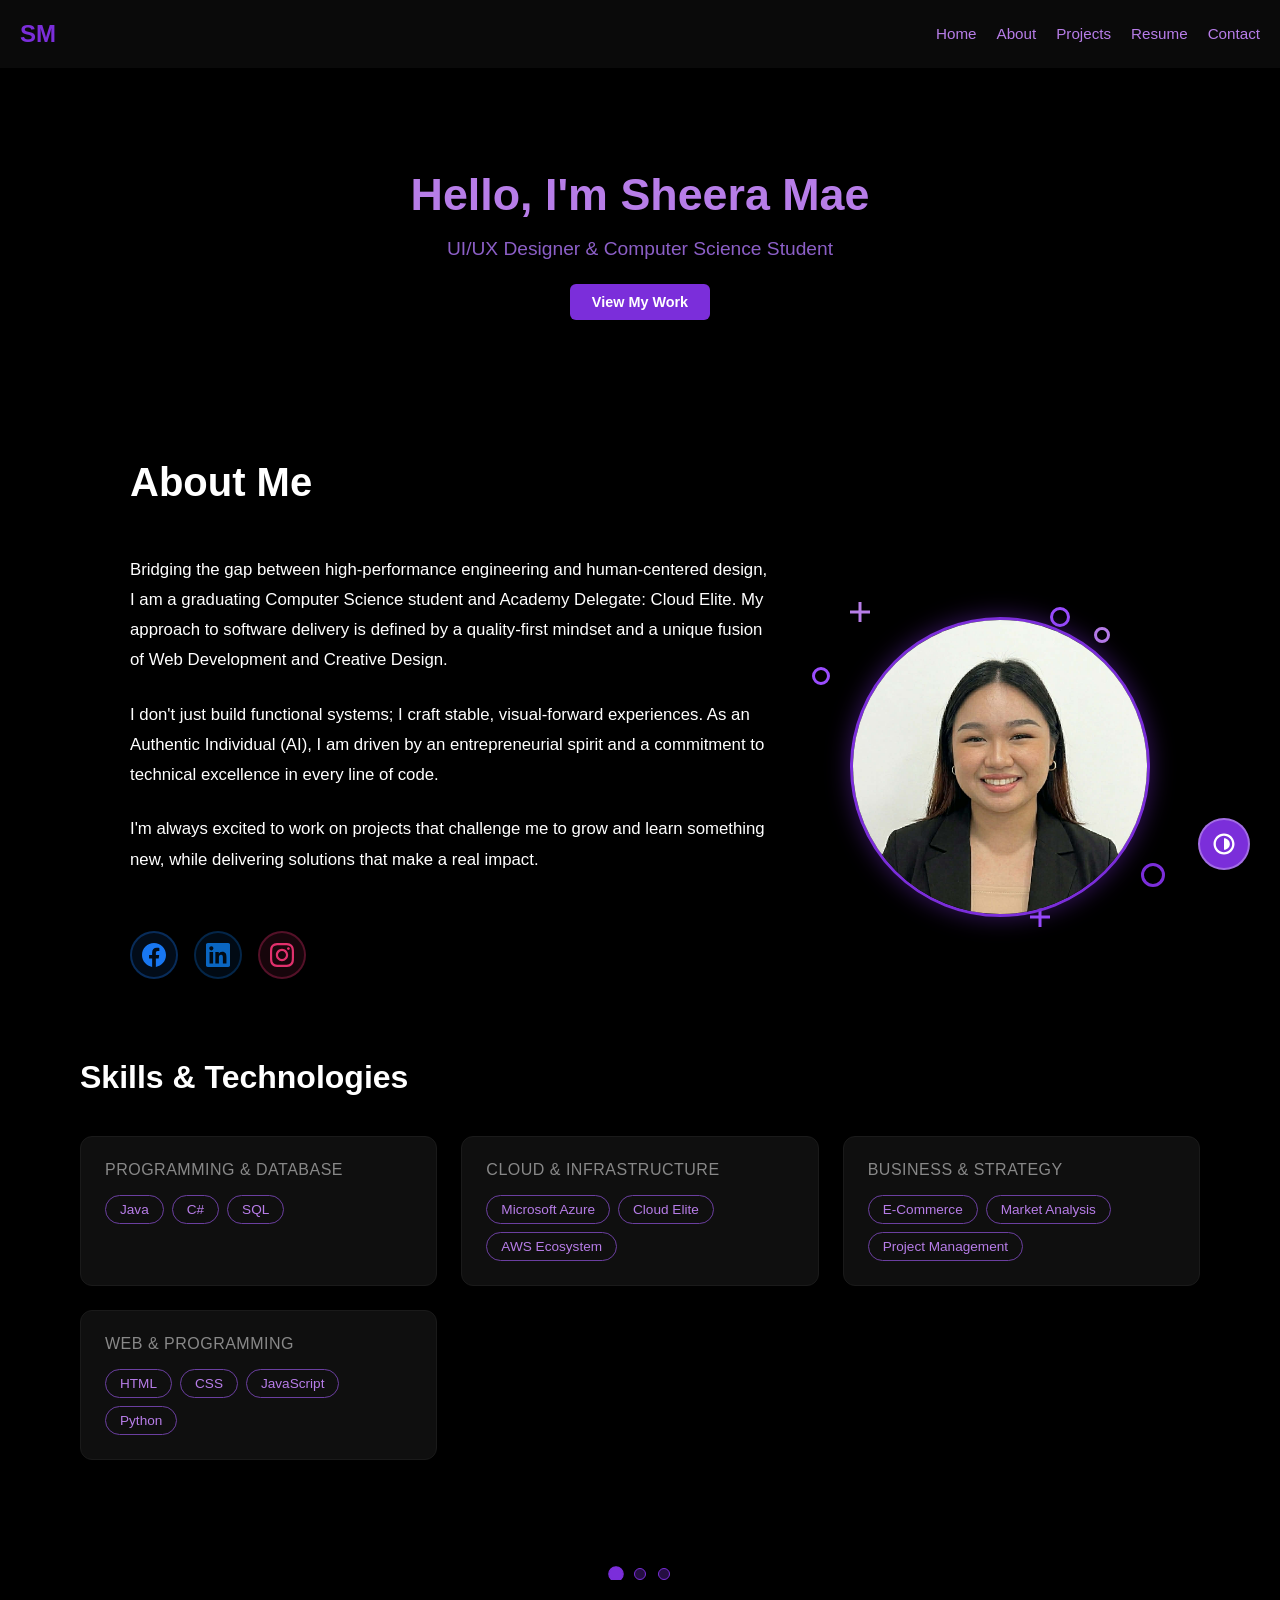
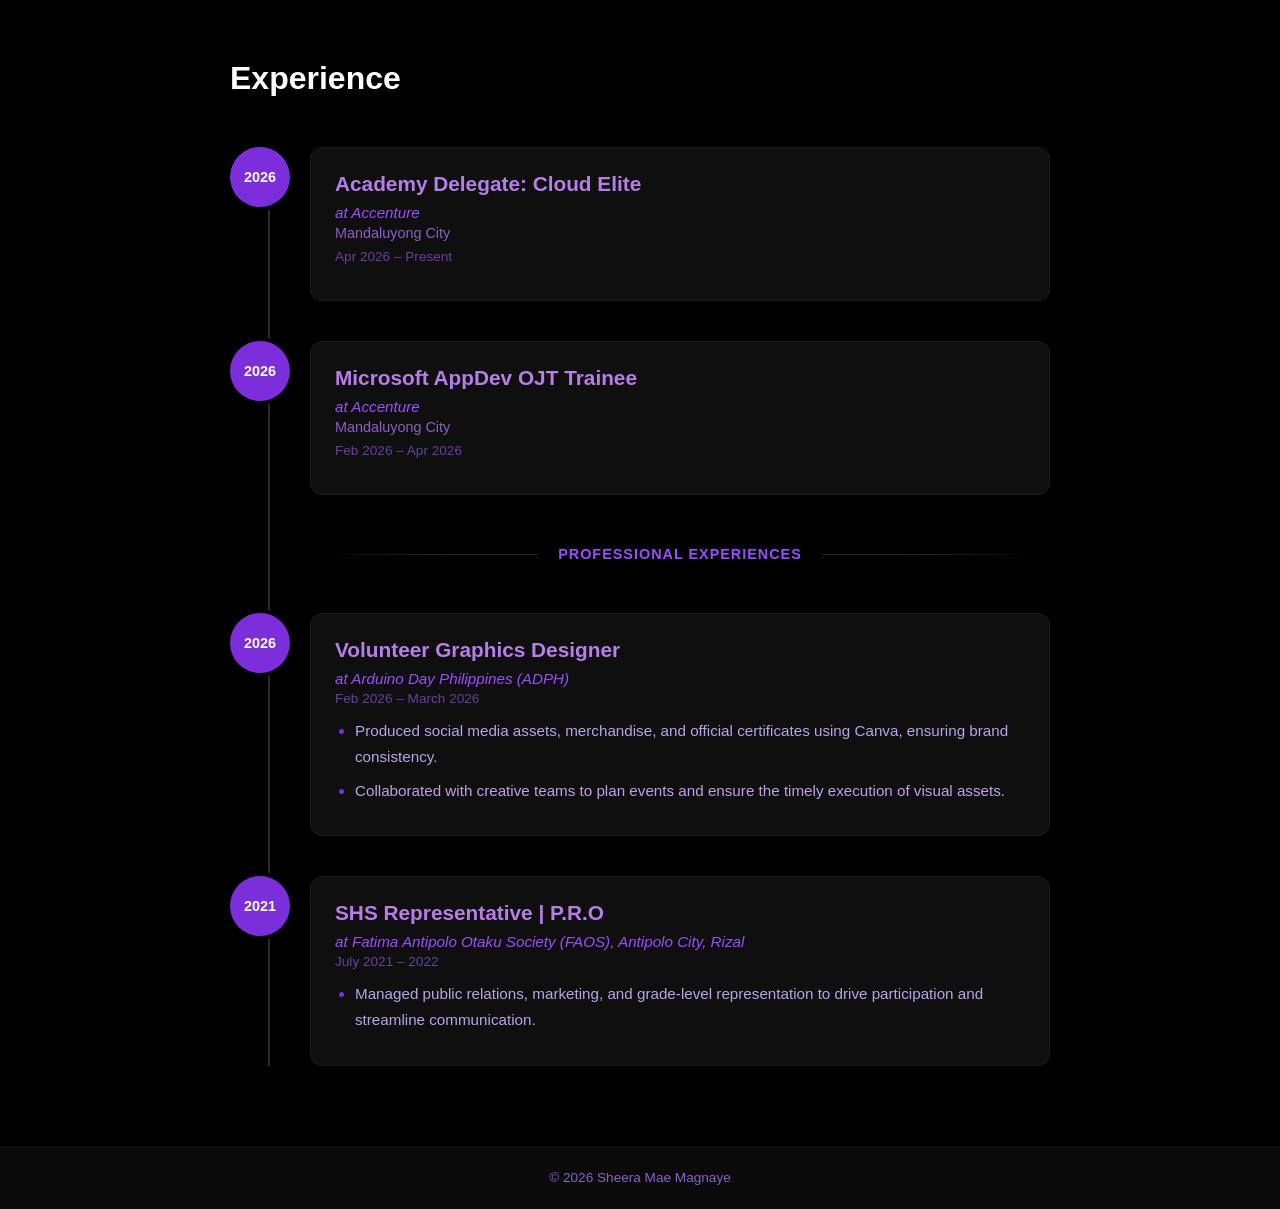
<file: index.html>
<!DOCTYPE html>
<html lang="en">
<head>
    <meta charset="UTF-8">
    <meta name="viewport" content="width=device-width, initial-scale=1.0">
    <title>Sheera Mae Magnaye | Portfolio</title>

    <link rel="stylesheet" href="css/style.css">
    <link rel="stylesheet" href="css/responsive.css">
    <style>
        /* =====================
           LIGHT MODE STYLES (Cream White)
           ===================== */
        body.light-mode {
            background: #FFFBF5;
            color: #3d1a5c;
        }

        body.light-mode .navbar {
            background: #FFF8ED;
            box-shadow: 0 2px 10px rgba(0,0,0,0.05);
        }

        body.light-mode .logo {
            color: #9b4dff;
        }

        body.light-mode .nav-links a {
            color: #5e2a8c;
        }

        body.light-mode .nav-links a:hover {
            color: #9b4dff;
        }

        body.light-mode .hero-text h1 {
            color: #9b4dff;
        }

        body.light-mode .hero-text p {
            color: #7a4faf;
        }

        body.light-mode .about h2 {
            color: #3d1a5c;
        }

        body.light-mode .about-content p {
            color: #4a2a6a;
        }

        body.light-mode .skills-technologies h2 {
            color: #3d1a5c;
        }

        body.light-mode .skill-card {
            background: #FFFFFF;
            border: 1px solid #E8DDD0;
            box-shadow: 0 2px 8px rgba(0,0,0,0.04);
        }

        body.light-mode .skill-card h3 {
            color: #8c6bb3;
        }

        body.light-mode .skill-tag {
            border: 1px solid #c9b3e6;
            color: #7b2eda;
        }

        body.light-mode .skill-tag:hover {
            background: rgba(123, 46, 218, 0.08);
            border-color: #9b4dff;
        }

        body.light-mode .timeline::before {
            background: #DDD0C0;
        }

        body.light-mode .timeline-year {
            background: #9b4dff;
            box-shadow: 0 0 0 4px #FFFBF5;
        }

        body.light-mode .timeline-content {
            background: #FFFFFF;
            border: 1px solid #E8DDD0;
        }

        body.light-mode .timeline-content h3 {
            color: #7b2eda;
        }

        body.light-mode .timeline-content .company {
            color: #9b4dff;
        }

        body.light-mode .timeline-content .location {
            color: #8c6bb3;
        }

        body.light-mode .timeline-content .date {
            color: #a88bcc;
        }

        body.light-mode .experience-list li {
            color: #5e3a7a;
        }

        body.light-mode .section-divider span {
            background: #FFFBF5;
            color: #9b4dff;
        }

        body.light-mode .section-divider::before {
            background: linear-gradient(to right, transparent, #DDD0C0 20%, #DDD0C0 80%, transparent);
        }

        body.light-mode footer {
            background: #FFF8ED;
            color: #8c6bb3;
        }

        body.light-mode .indicator {
            background: rgba(123, 46, 218, 0.2);
            border-color: #9b4dff;
        }

        body.light-mode .indicator.active {
            background: #9b4dff;
        }

        body.light-mode .deco-circle {
            border-color: #c9b3e6;
        }

        body.light-mode .deco-plus::before,
        body.light-mode .deco-plus::after {
            background: #c9b3e6;
        }

        body.light-mode .slide-btn {
            background: rgba(155, 77, 255, 0.15);
            border-color: #9b4dff;
        }

        /* Theme Toggle Button Styles */
        .theme-toggle {
            position: fixed;
            bottom: 30px;
            right: 30px;
            width: 52px;
            height: 52px;
            border-radius: 50%;
            background: #7b2eda;
            border: 2px solid rgba(255,255,255,0.3);
            cursor: pointer;
            display: flex;
            align-items: center;
            justify-content: center;
            z-index: 1000;
            transition: all 0.3s ease;
            box-shadow: 0 4px 15px rgba(0,0,0,0.2);
        }

        .theme-toggle:hover {
            transform: scale(1.1);
            background: #9b4dff;
            box-shadow: 0 6px 20px rgba(123, 46, 218, 0.4);
        }

        .theme-toggle svg {
            width: 28px;
            height: 28px;
            transition: transform 0.3s ease;
        }

        .theme-toggle:hover svg {
            transform: rotate(15deg);
        }

        body.light-mode .theme-toggle {
            background: #9b4dff;
            border-color: rgba(0,0,0,0.1);
        }

        body.light-mode .theme-toggle svg {
            filter: brightness(0) invert(1);
        }

        /* Smooth transition for theme switching */
        body,
        .navbar,
        .skill-card,
        .timeline-content,
        .about-content p,
        footer,
        .indicator,
        .slide-btn {
            transition: background-color 0.3s ease, color 0.3s ease, border-color 0.3s ease, box-shadow 0.3s ease;
        }
    </style>
</head>
<body>

<header>
    <nav class="navbar">
        <h2 class="logo">SM</h2>
        <ul class="nav-links">
            <li><a href="index.html">Home</a></li>
            <li><a href="#about">About</a></li>
            <li><a href="projects.html">Projects</a></li>
            <li><a href="resume.html">Resume</a></li>
            <li><a href="contact.html">Contact</a></li>
        </ul>
    </nav>
</header>

<section class="hero">
    <div class="hero-text">
        <h1>Hello, I'm Sheera Mae</h1>
        <p>UI/UX Designer & Computer Science Student</p>
        <a href="projects.html" class="btn">View My Work</a>
    </div>
</section>

<section class="about" id="about">
    <h2>About Me</h2>
    
    <div class="about-container">
        <!-- About Content -->
        <div class="about-content">
            <p>
                Bridging the gap between high-performance engineering and human-centered design, I am a graduating
                Computer Science student and Academy Delegate: Cloud Elite. My approach to software delivery is
                defined by a quality-first mindset and a unique fusion of Web Development and Creative Design.
            </p>
            
            <p>
                I don't just build functional systems; I craft stable, visual-forward experiences. As an Authentic Individual (AI), I
                am driven by an entrepreneurial spirit and a commitment to technical excellence in every line of code.
            </p>

            <p>
                I'm always excited to work on projects that challenge me to grow and learn something new, while delivering
                solutions that make a real impact.
            </p>

            <!-- Social Media Links -->
            <div class="social-links">
                <a href="https://www.facebook.com/sheera.mae.magnaye.07" target="_blank" rel="noopener noreferrer" class="social-icon facebook" aria-label="Facebook">
                    <svg xmlns="http://www.w3.org/2000/svg" width="24" height="24" viewBox="0 0 24 24" fill="currentColor">
                        <path d="M24 12.073c0-6.627-5.373-12-12-12s-12 5.373-12 12c0 5.99 4.388 10.954 10.125 11.854v-8.385H7.078v-3.47h3.047V9.43c0-3.007 1.792-4.669 4.533-4.669 1.312 0 2.686.235 2.686.235v2.953H15.83c-1.491 0-1.956.925-1.956 1.874v2.25h3.328l-.532 3.47h-2.796v8.385C19.612 23.027 24 18.062 24 12.073z"/>
                    </svg>
                </a>
                <a href="https://www.linkedin.com/in/sheera-mae-magnaye-9275b7381/" target="_blank" rel="noopener noreferrer" class="social-icon linkedin" aria-label="LinkedIn">
                    <svg xmlns="http://www.w3.org/2000/svg" width="24" height="24" viewBox="0 0 24 24" fill="currentColor">
                        <path d="M20.447 20.452h-3.554v-5.569c0-1.328-.027-3.037-1.852-3.037-1.853 0-2.136 1.445-2.136 2.939v5.667H9.351V9h3.414v1.561h.046c.477-.9 1.637-1.85 3.37-1.85 3.601 0 4.267 2.37 4.267 5.455v6.286zM5.337 7.433c-1.144 0-2.063-.926-2.063-2.065 0-1.138.92-2.063 2.063-2.063 1.14 0 2.064.925 2.064 2.063 0 1.139-.925 2.065-2.064 2.065zm1.782 13.019H3.555V9h3.564v11.452zM22.225 0H1.771C.792 0 0 .774 0 1.729v20.542C0 23.227.792 24 1.771 24h20.451C23.2 24 24 23.227 24 22.271V1.729C24 .774 23.2 0 22.222 0h.003z"/>
                    </svg>
                </a>
                <a href="https://www.instagram.com/akkiiraaaaa_/" target="_blank" rel="noopener noreferrer" class="social-icon instagram" aria-label="Instagram">
                    <svg xmlns="http://www.w3.org/2000/svg" width="24" height="24" viewBox="0 0 24 24" fill="currentColor">
                        <path d="M12 2.163c3.204 0 3.584.012 4.85.07 3.252.148 4.771 1.691 4.919 4.919.058 1.265.069 1.645.069 4.849 0 3.205-.012 3.584-.069 4.849-.149 3.225-1.664 4.771-4.919 4.919-1.266.058-1.644.07-4.85.07-3.204 0-3.584-.012-4.849-.07-3.26-.149-4.771-1.699-4.919-4.92-.058-1.265-.07-1.644-.07-4.849 0-3.204.013-3.583.07-4.849.149-3.227 1.664-4.771 4.919-4.919 1.266-.057 1.645-.069 4.849-.069zm0-2.163c-3.259 0-3.667.014-4.947.072-4.358.2-6.78 2.618-6.98 6.98-.059 1.281-.073 1.689-.073 4.948 0 3.259.014 3.668.072 4.948.2 4.358 2.618 6.78 6.98 6.98 1.281.058 1.689.072 4.948.072 3.259 0 3.668-.014 4.948-.072 4.354-.2 6.782-2.618 6.979-6.98.059-1.28.073-1.689.073-4.948 0-3.259-.014-3.667-.072-4.947-.196-4.354-2.617-6.78-6.979-6.98-1.281-.059-1.69-.073-4.949-.073zm0 5.838c-3.403 0-6.162 2.759-6.162 6.162s2.759 6.163 6.162 6.163 6.162-2.759 6.162-6.163c0-3.403-2.759-6.162-6.162-6.162zm0 10.162c-2.209 0-4-1.79-4-4 0-2.209 1.791-4 4-4s4 1.791 4 4c0 2.21-1.791 4-4 4zm6.406-11.845c-.796 0-1.441.645-1.441 1.44s.645 1.44 1.441 1.44c.795 0 1.439-.645 1.439-1.44s-.644-1.44-1.439-1.44z"/>
                    </svg>
                </a>
            </div>
        </div>

        <!-- Profile Image with Decorative Elements -->
        <div class="about-img-wrapper">
            <div class="about-img">
                <a href="#about">
                    <img src="css/805f6eff-621b-4683-a0b8-1172747fb7bd.jpg" alt="Sheera Mae Magnaye">
                </a>
            </div>
            <!-- Decorative circles -->
            <div class="deco-circle circle-1"></div>
            <div class="deco-circle circle-2"></div>
            <div class="deco-circle circle-3"></div>
            <div class="deco-circle circle-4"></div>
            <div class="deco-plus plus-1"></div>
            <div class="deco-plus plus-2"></div>
        </div>
    </div>
</section>


<!-- Skills & Technologies Section with Slideshow -->
<section class="skills-technologies">
    <h2>Skills & Technologies</h2>

    <div class="slideshow-container">
        <!-- Slideshow Wrapper -->
        <div class="skills-slideshow">
            <!-- Slide 1 -->
            <div class="slide active">
                <div class="skills-grid">
                    <div class="skill-card">
                        <h3>Programming & Database</h3>
                        <div class="skill-tags">
                            <span class="skill-tag">Java</span>
                            <span class="skill-tag">C#</span>
                            <span class="skill-tag">SQL</span>
                        </div>
                    </div>
                    <div class="skill-card">
                        <h3>Cloud & Infrastructure</h3>
                        <div class="skill-tags">
                            <span class="skill-tag">Microsoft Azure</span>
                            <span class="skill-tag">Cloud Elite</span>
                            <span class="skill-tag">AWS Ecosystem</span>
                        </div>
                    </div>
                    <div class="skill-card">
                        <h3>Business & Strategy</h3>
                        <div class="skill-tags">
                            <span class="skill-tag">E-Commerce</span>
                            <span class="skill-tag">Market Analysis</span>
                            <span class="skill-tag">Project Management</span>
                        </div>
                    </div>
                    <div class="skill-card">
                        <h3>Web & Programming</h3>
                        <div class="skill-tags">
                            <span class="skill-tag">HTML</span>
                            <span class="skill-tag">CSS</span>
                            <span class="skill-tag">JavaScript</span>
                            <span class="skill-tag">Python</span>
                        </div>
                    </div>
                </div>
            </div>

            <!-- Slide 2 -->
            <div class="slide">
                <div class="skills-grid">
                    <div class="skill-card">
                        <h3>Design & Prototyping</h3>
                        <div class="skill-tags">
                            <span class="skill-tag">UI/UX Design</span>
                            <span class="skill-tag">Figma</span>
                            <span class="skill-tag">Canva</span>
                            <span class="skill-tag">Graphic Design</span>
                        </div>
                    </div>
                    <div class="skill-card">
                        <h3>Development Tools</h3>
                        <div class="skill-tags">
                            <span class="skill-tag">VS Code</span>
                            <span class="skill-tag">Git/GitHub</span>
                        </div>
                    </div>
                    <div class="skill-card">
                        <h3>Backend & Frameworks</h3>
                        <div class="skill-tags">
                            <span class="skill-tag">ASP.NET Core</span>
                            <span class="skill-tag">Node.js</span>
                            <span class="skill-tag">Razor Pages</span>
                        </div>
                    </div>
                    <div class="skill-card">
                        <h3>Emerging Tech</h3>
                        <div class="skill-tags">
                            <span class="skill-tag">DevOps Practices</span>
                            <span class="skill-tag">AI Theory</span>
                        </div>
                    </div>
                </div>
            </div>

            <!-- Slide 3 -->
            <div class="slide">
                <div class="skills-grid">
                    <div class="skill-card">
                        <h3>Analytical</h3>
                        <div class="skill-tags">
                            <span class="skill-tag">Attention to Detail</span>
                            <span class="skill-tag">Creative Problem-Solving</span>
                            <span class="skill-tag">Market Research</span>
                        </div>
                    </div>
                    <div class="skill-card">
                        <h3>Collaboration</h3>
                        <div class="skill-tags">
                            <span class="skill-tag">Team Coordination</span>
                            <span class="skill-tag">Cross-functional Communication</span>
                        </div>
                    </div>
                    <div class="skill-card">
                        <h3>Operational</h3>
                        <div class="skill-tags">
                            <span class="skill-tag">High Adaptability</span>
                            <span class="skill-tag">Continuous Learning</span>
                        </div>
                    </div>
                </div>
            </div>
        </div>

        <!-- Navigation Arrows -->
        <button class="slide-btn prev" aria-label="Previous slide">❮</button>
        <button class="slide-btn next" aria-label="Next slide">❯</button>

        <!-- Slide Indicators -->
        <div class="slide-indicators">
            <span class="indicator active" data-slide="0"></span>
            <span class="indicator" data-slide="1"></span>
            <span class="indicator" data-slide="2"></span>
        </div>
    </div>
</section>

<!-- Experience Section -->
<section class="experience">
    <h2>Experience</h2>

    <div class="timeline">
        <div class="timeline-item">
            <div class="timeline-year">2026</div>
            <div class="timeline-content">
                <h3>Academy Delegate: Cloud Elite</h3>
                <p class="company">at Accenture</p>
                <p class="location">Mandaluyong City</p>
                <p class="date">Apr 2026 – Present</p>
            </div>
        </div>

        <div class="timeline-item">
            <div class="timeline-year">2026</div>
            <div class="timeline-content">
                <h3>Microsoft AppDev OJT Trainee</h3>
                <p class="company">at Accenture</p>
                <p class="location">Mandaluyong City</p>
                <p class="date">Feb 2026 – Apr 2026</p>
            </div>
        </div>

        <div class="section-divider">
            <span>Professional Experiences</span>
        </div>

        <div class="timeline-item">
            <div class="timeline-year">2026</div>
            <div class="timeline-content">
                <h3>Volunteer Graphics Designer</h3>
                <p class="company">at Arduino Day Philippines (ADPH)</p>
                <p class="date">Feb 2026 – March 2026</p>
                <ul class="experience-list">
                    <li>Produced social media assets, merchandise, and official certificates using Canva, ensuring brand consistency.</li>
                    <li>Collaborated with creative teams to plan events and ensure the timely execution of visual assets.</li>
                </ul>
            </div>
        </div>

        <div class="timeline-item">
            <div class="timeline-year">2021</div>
            <div class="timeline-content">
                <h3>SHS Representative | P.R.O</h3>
                <p class="company">at Fatima Antipolo Otaku Society (FAOS), Antipolo City, Rizal</p>
                <p class="date">July 2021 – 2022</p>
                <ul class="experience-list">
                    <li>Managed public relations, marketing, and grade-level representation to drive participation and streamline communication.</li>
                </ul>
            </div>
        </div>
    </div>
</section>

<footer>
    <p>© 2026 Sheera Mae Magnaye</p>
</footer>

<!-- Theme Toggle Button -->
<div class="theme-toggle" id="themeToggle" aria-label="Toggle Light/Dark Mode">
    <svg xmlns="http://www.w3.org/2000/svg" viewBox="0 0 24 24" fill="white" width="28px" height="28px">
        <path d="M12 3c-4.97 0-9 4.03-9 9s4.03 9 9 9 9-4.03 9-9-4.03-9-9-9zm0 16c-3.86 0-7-3.14-7-7s3.14-7 7-7 7 3.14 7 7-3.14 7-7 7z"/>
        <path d="M12 7v10c2.76 0 5-2.24 5-5s-2.24-5-5-5z"/>
    </svg>
</div>

<script src="js/main.js"></script>
</body>
</html>
</file>
<file: css/style.css>
* {
    margin: 0;
    padding: 0;
    box-sizing: border-box;
    font-family: 'Segoe UI', sans-serif;
}

body {
    background: #000000;
    color: #4a1d6d;
    position: relative;
}

.navbar,
.hero,
.about,
.skills,
.skills-technologies,
footer {
    position: relative;
    z-index: 1;
}

/* =====================
   NAVBAR
   ===================== */
.navbar {
    display: flex;
    justify-content: space-between;
    align-items: center;
    padding: 20px;
    background: #0a0a0a;
}

.logo {
    color: #7b2eda;
}

.nav-links {
    list-style: none;
    display: flex;
    gap: 20px;
}

.nav-links a {
    color: #b77de8;
    text-decoration: none;
    font-size: 0.95rem;
    position: relative;
    padding-bottom: 4px;
    transition: color 0.2s;
}

.nav-links a::after {
    content: '';
    position: absolute;
    bottom: 0;
    left: 0;
    width: 0;
    height: 2px;
    background: #9b4dff;
    border-radius: 2px;
    transition: width 0.25s ease;
}

.nav-links a:hover {
    color: #c79aff;
}

.nav-links a:hover::after {
    width: 100%;
}

/* =====================
   BUTTON with Ripple
   ===================== */
.btn {
    background: #7b2eda;
    padding: 10px 22px;
    color: #ffffff;
    text-decoration: none;
    border-radius: 6px;
    font-weight: 600;
    font-size: 0.9rem;
    display: inline-block;
    cursor: pointer;
    border: none;
    position: relative;
    overflow: hidden;
    transition: background 0.2s, transform 0.15s;
}

.btn:hover {
    background: #9b4dff;
    transform: translateY(-2px);
}

.btn:active {
    transform: scale(0.96) translateY(0);
}

.btn .ripple {
    position: absolute;
    border-radius: 50%;
    transform: scale(0);
    animation: ripple-anim 0.55s linear;
    background: rgba(255, 255, 255, 0.45);
    pointer-events: none;
}

@keyframes ripple-anim {
    to {
        transform: scale(4);
        opacity: 0;
    }
}

/* =====================
   HERO
   ===================== */
.hero {
    display: flex;
    align-items: center;
    justify-content: center;
    padding: 100px 50px 80px;
    text-align: center;
}

.hero-text {
    display: flex;
    flex-direction: column;
    gap: 16px;
    align-items: center;
}

.hero-text h1 {
    font-size: 2.8rem;
    font-weight: 700;
    line-height: 1.2;
    color: #b77de8;
}

.hero-text p {
    font-size: 1.2rem;
    color: #8c5fc7;
}

.hero-text .btn {
    margin-top: 8px;
}

/* =====================
   ABOUT
   ===================== */
.about {
    max-width: 1100px;
    margin: 60px auto;
    padding: 0 40px;
}

.about h2 {
    font-size: 2.5rem;
    color: #ffffff;
    margin-bottom: 50px;
    text-align: left;
    font-weight: 700;
}

.about-container {
    display: flex;
    gap: 80px;
    align-items: center;
}

.about-content {
    flex: 1;
    display: flex;
    flex-direction: column;
    gap: 24px;
}

.about-content p {
    color: #ffffff;
    line-height: 1.8;
    font-size: 1.05rem;
    text-align: left;
}

/* About Image Wrapper */
.about-img-wrapper {
    position: relative;
    flex-shrink: 0;
}

/* About Image — circle frame */
.about-img {
    position: relative;
    z-index: 2;
}

.about-img a {
    display: block;
    width: 300px;
    height: 300px;
    border-radius: 50%;
    overflow: hidden;
    border: 3px solid #7b2eda;
    box-shadow: 0 0 24px rgba(123, 46, 218, 0.45);
    transition: box-shadow 0.3s ease, transform 0.3s ease;
}

.about-img a:hover {
    box-shadow: 0 0 40px rgba(155, 77, 255, 0.65);
    transform: scale(1.03);
}

.about-img img {
    width: 100%;
    height: 100%;
    object-fit: cover;
    display: block;
}

/* Decorative Circles */
.deco-circle {
    position: absolute;
    border: 3px solid #8b5fc7;
    border-radius: 50%;
    z-index: 1;
}

.circle-1 {
    width: 20px;
    height: 20px;
    top: -10px;
    right: 80px;
    border-color: #9b4dff;
}

.circle-2 {
    width: 16px;
    height: 16px;
    top: 10px;
    right: 40px;
    border-color: #b77de8;
}

.circle-3 {
    width: 24px;
    height: 24px;
    bottom: 30px;
    right: -15px;
    border-color: #7b2eda;
}

.circle-4 {
    width: 18px;
    height: 18px;
    top: 50px;
    right: 320px;
    border-color: #9b4dff;
}

/* Decorative Plus Signs */
.deco-plus {
    position: absolute;
    width: 20px;
    height: 20px;
    z-index: 1;
}

.deco-plus::before,
.deco-plus::after {
    content: '';
    position: absolute;
    background: #8b5fc7;
}

.deco-plus::before {
    width: 3px;
    height: 100%;
    left: 50%;
    transform: translateX(-50%);
}

.deco-plus::after {
    width: 100%;
    height: 3px;
    top: 50%;
    transform: translateY(-50%);
}

.plus-1 {
    bottom: -10px;
    right: 100px;
}

.plus-1::before,
.plus-1::after {
    background: #9b4dff;
}

.plus-2 {
    top: -15px;
    right: 280px;
}

.plus-2::before,
.plus-2::after {
    background: #b77de8;
}

/* Social Media Links */
.social-links {
    display: flex;
    gap: 16px;
    margin-top: 32px;
}

.social-icon {
    width: 48px;
    height: 48px;
    border-radius: 50%;
    display: flex;
    align-items: center;
    justify-content: center;
    transition: all 0.3s ease;
    position: relative;
    overflow: hidden;
}

.social-icon svg {
    width: 24px;
    height: 24px;
    position: relative;
    z-index: 2;
    transition: transform 0.3s ease;
}

.social-icon:hover svg {
    transform: scale(1.1);
}

.social-icon.facebook {
    background: rgba(24, 119, 242, 0.1);
    border: 2px solid rgba(24, 119, 242, 0.3);
    color: #1877F2;
}

.social-icon.facebook:hover {
    background: #1877F2;
    border-color: #1877F2;
    color: #ffffff;
    box-shadow: 0 0 20px rgba(24, 119, 242, 0.4);
    transform: translateY(-4px);
}

.social-icon.linkedin {
    background: rgba(10, 102, 194, 0.1);
    border: 2px solid rgba(10, 102, 194, 0.3);
    color: #0A66C2;
}

.social-icon.linkedin:hover {
    background: #0A66C2;
    border-color: #0A66C2;
    color: #ffffff;
    box-shadow: 0 0 20px rgba(10, 102, 194, 0.4);
    transform: translateY(-4px);
}

.social-icon.instagram {
    background: rgba(225, 48, 108, 0.1);
    border: 2px solid rgba(225, 48, 108, 0.3);
    color: #E1306C;
}

.social-icon.instagram:hover {
    background: linear-gradient(45deg, #F58529, #DD2A7B, #8134AF, #515BD4);
    border-color: #E1306C;
    color: #ffffff;
    box-shadow: 0 0 20px rgba(225, 48, 108, 0.4);
    transform: translateY(-4px);
}

/* =====================
   SKILLS (Simple Tags)
   ===================== */
.skills {
    max-width: 700px;
    margin: 0 auto 60px;
    padding: 0 40px;
    text-align: center;
}

.skills h2 {
    font-size: 1.8rem;
    color: #9b4dff;
    margin-bottom: 20px;
}

.skill-container {
    display: flex;
    flex-wrap: wrap;
    justify-content: center;
    gap: 10px;
}

.skills span {
    background: #1a0b2a;
    border: 1px solid #4a1d6d;
    color: #c79aff;
    padding: 8px 18px;
    border-radius: 20px;
    font-size: 0.9rem;
    cursor: pointer;
    user-select: none;
    transition: border-color 0.2s, color 0.2s, background 0.2s, transform 0.12s;
}

.skills span:hover {
    border-color: #9b4dff;
    color: #e8d5ff;
}

.skills span:active {
    transform: scale(0.93);
    background: #2d1542;
}

.skills span.selected {
    background: rgba(123, 46, 218, 0.2);
    border-color: #9b4dff;
    color: #e8d5ff;
}

/* =====================
   SKILLS & TECHNOLOGIES (Slideshow)
   ===================== */
.skills-technologies {
    max-width: 1200px;
    margin: 80px auto;
    padding: 0 40px;
}

.skills-technologies h2 {
    font-size: 2rem;
    color: #ffffff;
    margin-bottom: 40px;
    text-align: left;
}

.slideshow-container {
    position: relative;
    overflow: hidden;
}

.skills-slideshow {
    position: relative;
    width: 100%;
    min-height: 400px;
}

.slide {
    position: absolute;
    top: 0;
    left: 0;
    width: 100%;
    opacity: 0;
    visibility: hidden;
    transition: opacity 0.6s ease, visibility 0.6s ease;
}

.slide.active {
    opacity: 1;
    visibility: visible;
    position: relative;
}

.skills-grid {
    display: grid;
    grid-template-columns: repeat(auto-fit, minmax(280px, 1fr));
    gap: 24px;
}

.skill-card {
    background: #0f0f0f;
    border: 1px solid #1a1a1a;
    border-radius: 12px;
    padding: 24px;
    transition: transform 0.2s ease, border-color 0.2s ease, box-shadow 0.2s ease;
}

.skill-card:hover {
    transform: translateY(-4px);
    border-color: #2a2a2a;
    box-shadow: 0 8px 24px rgba(123, 46, 218, 0.15);
}

.skill-card h3 {
    font-size: 1rem;
    color: #888888;
    margin-bottom: 16px;
    font-weight: 400;
    text-transform: uppercase;
    letter-spacing: 0.5px;
}

.skill-tags {
    display: flex;
    flex-wrap: wrap;
    gap: 8px;
}

.skill-tag {
    background: transparent;
    border: 1px solid #6b3fa0;
    color: #b77de8;
    padding: 6px 14px;
    border-radius: 16px;
    font-size: 0.85rem;
    transition: background 0.2s, border-color 0.2s, color 0.2s;
    cursor: default;
}

.skill-tag:hover {
    background: rgba(107, 63, 160, 0.15);
    border-color: #8b5fc7;
    color: #c79aff;
}

.slide-btn {
    position: absolute;
    top: 50%;
    transform: translateY(-50%);
    background: rgba(123, 46, 218, 0.3);
    border: 1px solid #7b2eda;
    color: #ffffff;
    font-size: 1.5rem;
    padding: 12px 18px;
    cursor: pointer;
    border-radius: 6px;
    transition: background 0.3s ease, transform 0.2s ease;
    z-index: 10;
    user-select: none;
}

.slide-btn:hover {
    background: rgba(123, 46, 218, 0.6);
    transform: translateY(-50%) scale(1.1);
}

.slide-btn:active {
    transform: translateY(-50%) scale(0.95);
}

.slide-btn.prev {
    left: -60px;
}

.slide-btn.next {
    right: -60px;
}

.slide-indicators {
    display: flex;
    justify-content: center;
    gap: 12px;
    margin-top: 32px;
}

.indicator {
    width: 12px;
    height: 12px;
    border-radius: 50%;
    background: rgba(123, 46, 218, 0.3);
    border: 1px solid #7b2eda;
    cursor: pointer;
    transition: background 0.3s ease, transform 0.2s ease;
}

.indicator:hover {
    background: rgba(123, 46, 218, 0.5);
    transform: scale(1.2);
}

.indicator.active {
    background: #7b2eda;
    transform: scale(1.3);
}

/* =====================
   EXPERIENCE SECTION
   ===================== */
.experience {
    max-width: 900px;
    margin: 80px auto;
    padding: 0 40px;
}

.experience h2 {
    font-size: 2rem;
    color: #ffffff;
    margin-bottom: 50px;
    text-align: left;
}

.timeline {
    position: relative;
    padding-left: 80px;
}

.timeline::before {
    content: '';
    position: absolute;
    left: 38px;
    top: 0;
    bottom: 0;
    width: 2px;
    background: #2a2a2a;
}

.timeline-item {
    position: relative;
    margin-bottom: 40px;
    display: flex;
    gap: 30px;
    align-items: flex-start;
}

.timeline-year {
    position: absolute;
    left: -80px;
    width: 60px;
    height: 60px;
    background: #7b2eda;
    border-radius: 50%;
    display: flex;
    align-items: center;
    justify-content: center;
    font-weight: 700;
    font-size: 0.9rem;
    color: #ffffff;
    z-index: 2;
    box-shadow: 0 0 0 4px #000000;
}

.timeline-content {
    background: #0f0f0f;
    border: 1px solid #1a1a1a;
    border-radius: 12px;
    padding: 24px;
    flex: 1;
    transition: transform 0.2s ease, border-color 0.2s ease, box-shadow 0.2s ease;
}

.timeline-content:hover {
    transform: translateX(5px);
    border-color: #2a2a2a;
    box-shadow: 0 8px 24px rgba(123, 46, 218, 0.15);
}

.timeline-content h3 {
    font-size: 1.3rem;
    color: #b77de8;
    margin-bottom: 8px;
    font-weight: 600;
}

.timeline-content .company {
    font-size: 0.95rem;
    color: #9b4dff;
    margin-bottom: 4px;
    font-style: italic;
}

.timeline-content .location {
    font-size: 0.9rem;
    color: #8c5fc7;
    margin-bottom: 8px;
}

.timeline-content .date {
    font-size: 0.85rem;
    color: #6b3fa0;
    margin-bottom: 12px;
}

.experience-list {
    margin-top: 12px;
    padding-left: 20px;
}

.experience-list li {
    color: #bca3e6;
    line-height: 1.7;
    font-size: 0.95rem;
    margin-bottom: 8px;
}

.experience-list li::marker {
    color: #7b2eda;
}

.section-divider {
    position: relative;
    margin: 50px 0;
    text-align: center;
}

.section-divider::before {
    content: '';
    position: absolute;
    left: 0;
    top: 50%;
    width: 100%;
    height: 1px;
    background: linear-gradient(to right, transparent, #2a2a2a 20%, #2a2a2a 80%, transparent);
}

.section-divider span {
    position: relative;
    display: inline-block;
    background: #000000;
    padding: 0 20px;
    color: #9b4dff;
    font-size: 0.9rem;
    font-weight: 600;
    text-transform: uppercase;
    letter-spacing: 1px;
}

/* =====================
   FOOTER
   ===================== */
footer {
    text-align: center;
    padding: 24px;
    background: #0a0a0a;
    color: #8c5fc7;
    font-size: 0.85rem;
}

footer a {
    color: #b77de8;
    text-decoration: none;
    transition: color 0.2s;
}

footer a:hover {
    color: #e8d5ff;
}

  /* =====================
           LIGHT MODE STYLES (Cream White)
           ===================== */
        body.light-mode {
            background: #FFFBF5;
            color: #3d1a5c;
        }

        body.light-mode .navbar {
            background: #FFF8ED;
            box-shadow: 0 2px 10px rgba(0,0,0,0.05);
        }

        body.light-mode .logo {
            color: #9b4dff;
        }

        body.light-mode .nav-links a {
            color: #5e2a8c;
        }

        body.light-mode .nav-links a:hover {
            color: #9b4dff;
        }

        body.light-mode .hero-text h1 {
            color: #9b4dff;
        }

        body.light-mode .hero-text p {
            color: #7a4faf;
        }

        body.light-mode .about h2 {
            color: #3d1a5c;
        }

        body.light-mode .about-content p {
            color: #4a2a6a;
        }

        body.light-mode .skills-technologies h2 {
            color: #3d1a5c;
        }

        body.light-mode .skill-card {
            background: #FFFFFF;
            border: 1px solid #E8DDD0;
            box-shadow: 0 2px 8px rgba(0,0,0,0.04);
        }

        body.light-mode .skill-card h3 {
            color: #8c6bb3;
        }

        body.light-mode .skill-tag {
            border: 1px solid #c9b3e6;
            color: #7b2eda;
        }

        body.light-mode .skill-tag:hover {
            background: rgba(123, 46, 218, 0.08);
            border-color: #9b4dff;
        }

        body.light-mode .timeline::before {
            background: #DDD0C0;
        }

        body.light-mode .timeline-year {
            background: #9b4dff;
            box-shadow: 0 0 0 4px #FFFBF5;
        }

        body.light-mode .timeline-content {
            background: #FFFFFF;
            border: 1px solid #E8DDD0;
        }

        body.light-mode .timeline-content h3 {
            color: #7b2eda;
        }

        body.light-mode .timeline-content .company {
            color: #9b4dff;
        }

        body.light-mode .timeline-content .location {
            color: #8c6bb3;
        }

        body.light-mode .timeline-content .date {
            color: #a88bcc;
        }

        body.light-mode .experience-list li {
            color: #5e3a7a;
        }

        body.light-mode .section-divider span {
            background: #FFFBF5;
            color: #9b4dff;
        }

        body.light-mode .section-divider::before {
            background: linear-gradient(to right, transparent, #DDD0C0 20%, #DDD0C0 80%, transparent);
        }

        body.light-mode footer {
            background: #FFF8ED;
            color: #8c6bb3;
        }

        body.light-mode .indicator {
            background: rgba(123, 46, 218, 0.2);
            border-color: #9b4dff;
        }

        body.light-mode .indicator.active {
            background: #9b4dff;
        }

        body.light-mode .deco-circle {
            border-color: #c9b3e6;
        }

        body.light-mode .deco-plus::before,
        body.light-mode .deco-plus::after {
            background: #c9b3e6;
        }

        body.light-mode .slide-btn {
            background: rgba(155, 77, 255, 0.15);
            border-color: #9b4dff;
        }

        /* Theme Toggle Button Styles */
        .theme-toggle {
            position: fixed;
            bottom: 30px;
            right: 30px;
            width: 52px;
            height: 52px;
            border-radius: 50%;
            background: #7b2eda;
            border: 2px solid rgba(255,255,255,0.3);
            cursor: pointer;
            display: flex;
            align-items: center;
            justify-content: center;
            z-index: 1000;
            transition: all 0.3s ease;
            box-shadow: 0 4px 15px rgba(0,0,0,0.2);
        }

        .theme-toggle:hover {
            transform: scale(1.1);
            background: #9b4dff;
            box-shadow: 0 6px 20px rgba(123, 46, 218, 0.4);
        }

        .theme-toggle svg {
            width: 28px;
            height: 28px;
            transition: transform 0.3s ease;
        }

        .theme-toggle:hover svg {
            transform: rotate(15deg);
        }

        body.light-mode .theme-toggle {
            background: #9b4dff;
            border-color: rgba(0,0,0,0.1);
        }

        body.light-mode .theme-toggle svg {
            filter: brightness(0) invert(1);
        }

        /* Smooth transition for theme switching */
        body,
        .navbar,
        .skill-card,
        .timeline-content,
        .about-content p,
        footer,
        .indicator,
        .slide-btn {
            transition: background-color 0.3s ease, color 0.3s ease, border-color 0.3s ease, box-shadow 0.3s ease;
        }
</file>
<file: css/responsive.css>
@media (max-width: 768px) {

    .hero {
        flex-direction: column;
        text-align: center;
    }

    .nav-links {
        flex-direction: column;
        gap: 10px;
    }

    /* Skills & Technologies responsive */
    .skills-technologies {
        padding: 0 20px;
    }

    .skills-technologies h2 {
        font-size: 1.5rem;
        margin-bottom: 24px;
    }

    .skills-grid {
        grid-template-columns: 1fr;
        gap: 16px;
    }

    .skill-card {
        padding: 20px;
    }
}

@media (max-width: 480px) {
    .hero {
        padding: 40px 20px;
    }

    .hero-text h1 {
        font-size: 2rem;
    }

    .hero-img img {
        width: 200px;
        height: 200px;
    }

    .about {
        padding: 0 20px;
    }

    .skills {
        padding: 0 20px;
    }
}
</file>
